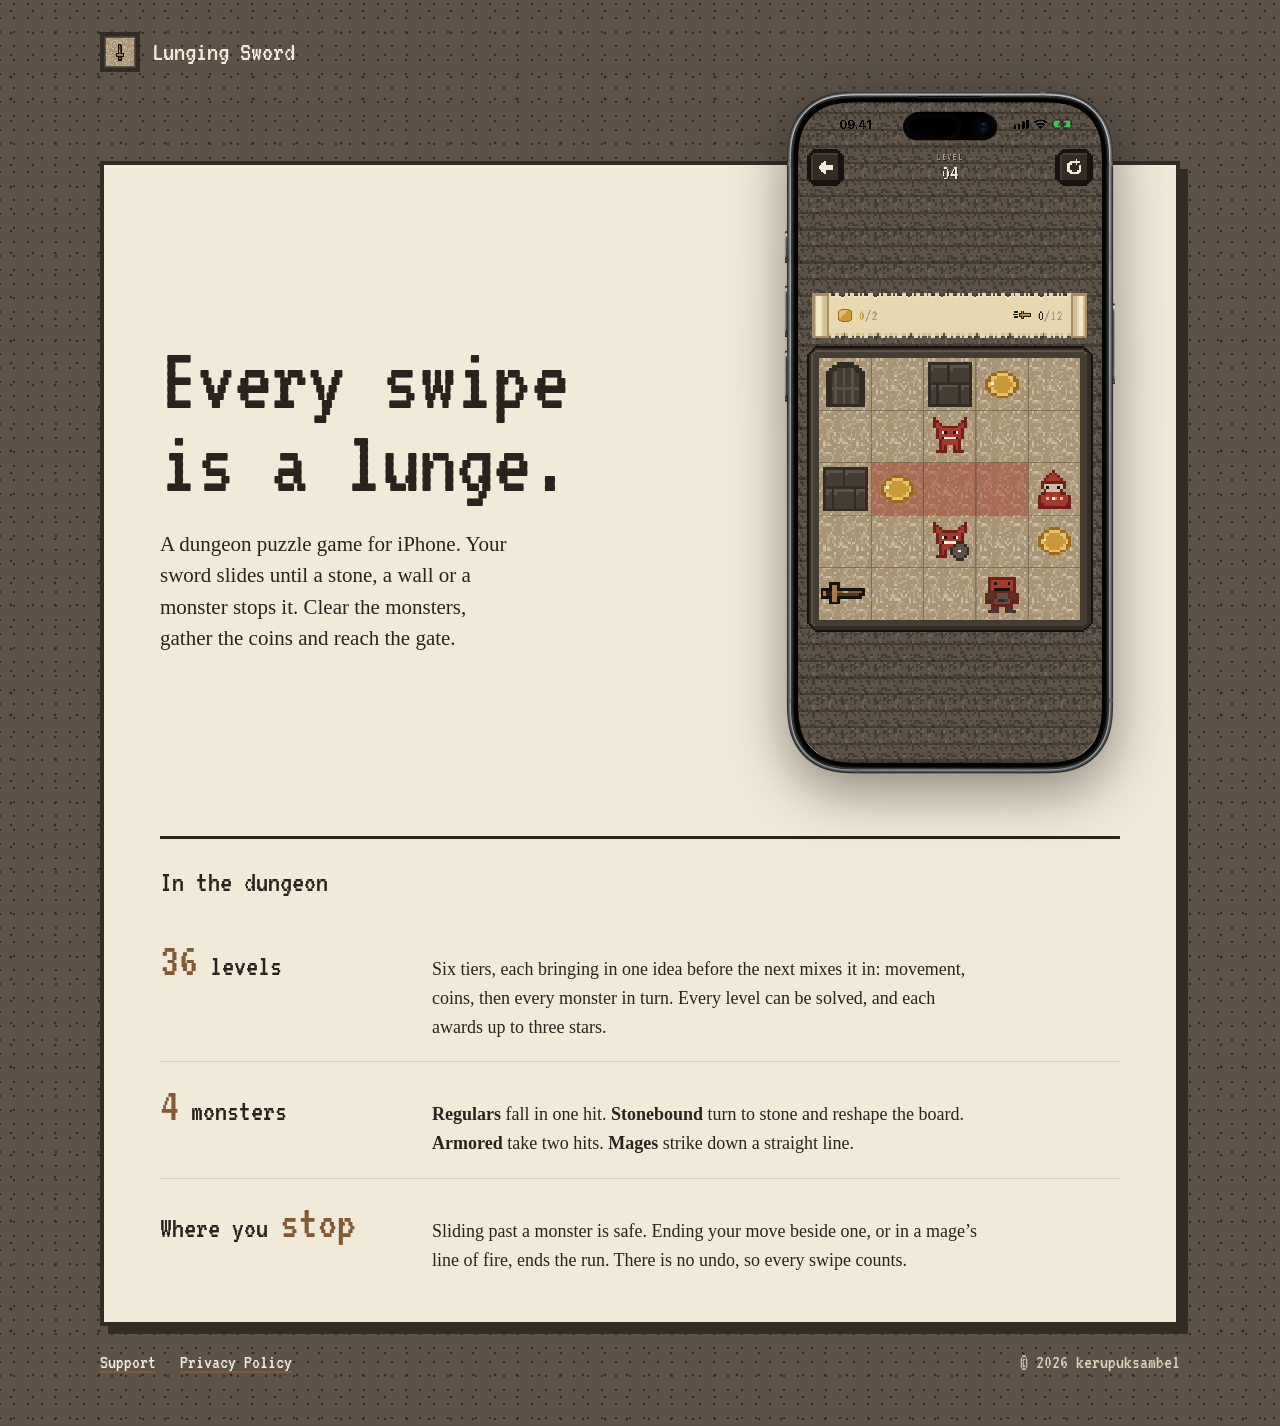
<file: index.html>
<!doctype html>
<html lang="en">
<head>
<meta charset="utf-8">
<meta name="viewport" content="width=device-width, initial-scale=1">
<title>Lunging Sword — a dungeon puzzle game for iPhone</title>
<meta name="description" content="Swipe to send your sword sliding across the dungeon. Clear the monsters, gather the coins, reach the gate. 36 levels for iPhone.">
<link rel="icon" href="icon.png">
<link rel="stylesheet" href="style.css">
</head>
<body class="landing">
<header class="brandbar">
  <a href="index.html" class="brand">
    <img src="icon.png" alt="" width="40" height="40">
    <span>Lunging Sword</span>
  </a>
</header>

<main class="sheet sheet--wide">
  <section class="hero">
    <div class="hero-copy">
      <h1>Every swipe<br>is a lunge.</h1>
      <p class="hero-sub">A dungeon puzzle game for iPhone. Your sword slides until a stone, a wall
      or a monster stops it. Clear the monsters, gather the coins and reach the gate.</p>
    </div>

    <figure class="hero-shot">
      <img class="screen" src="images/board.png" srcset="images/board.png 1x, images/board@2x.png 2x"
           alt="Level 04 on an iPhone: a five-by-five dungeon floor with the bronze sword in the corner, coins, stone blocks, red monsters and a hooded mage whose line of fire is shaded red.">
      <img class="bezel" src="images/iphone.png" srcset="images/iphone.png 1x, images/iphone@2x.png 2x"
           width="675" height="1380" alt="">    </figure>
  </section>

  <section class="features" aria-labelledby="features-title">
    <h2 id="features-title">In the dungeon</h2>
    <ul class="feature-list">
      <li>
        <p class="term"><b>36</b> levels</p>
        <p>Six tiers, each bringing in one idea before the next mixes it in: movement, coins, then
        every monster in turn. Every level can be solved, and each awards up to three stars.</p>
      </li>
      <li>
        <p class="term"><b>4</b> monsters</p>
        <p><strong>Regulars</strong> fall in one hit. <strong>Stonebound</strong> turn to stone and
        reshape the board. <strong>Armored</strong> take two hits. <strong>Mages</strong> strike down
        a straight line.</p>
      </li>
      <li>
        <p class="term">Where you <b>stop</b></p>
        <p>Sliding past a monster is safe. Ending your move beside one, or in a mage’s line of fire,
        ends the run. There is no undo, so every swipe counts.</p>
      </li>
    </ul>
  </section>
</main>

<footer class="site-foot">
  <nav aria-label="Legal and help">
    <a href="support.html">Support</a>
    <a href="privacy.html">Privacy Policy</a>
  </nav>
  <span>© 2026 kerupuksambel</span>
</footer>
</body>
</html>
</file>
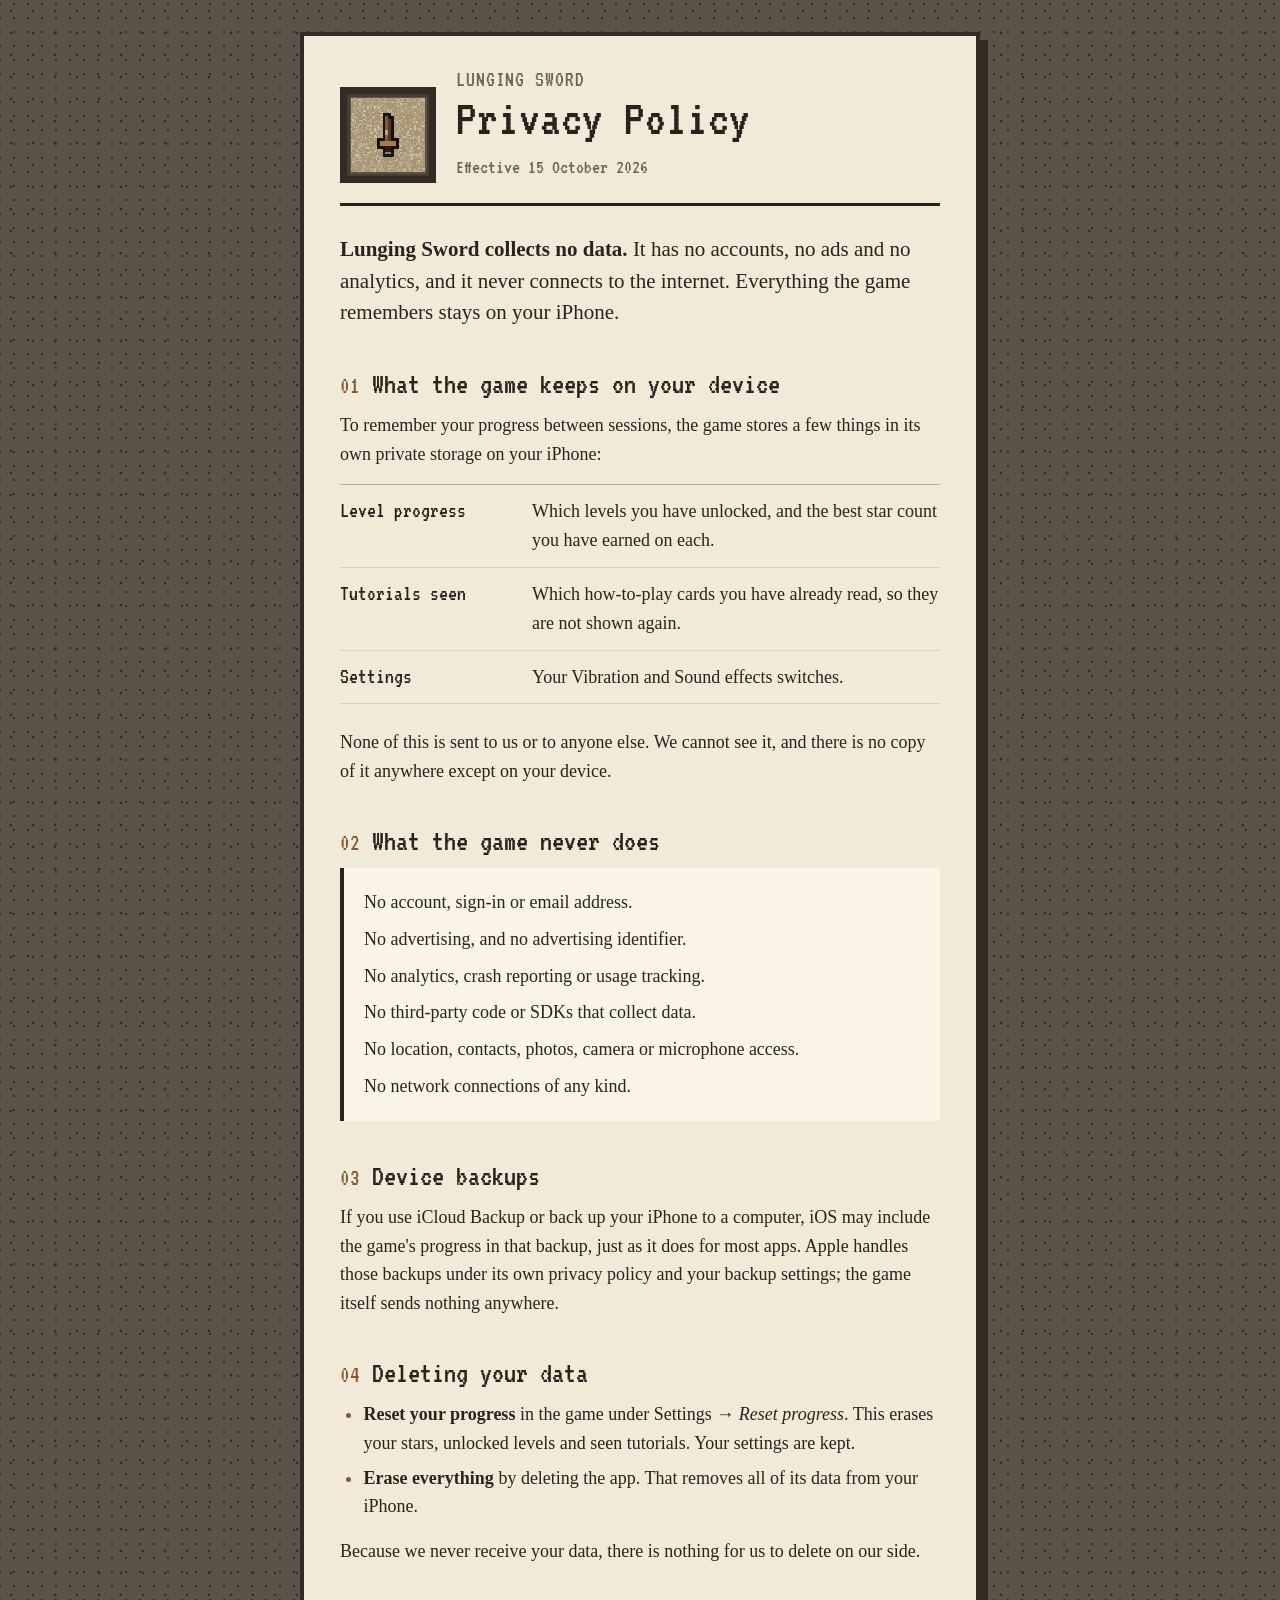
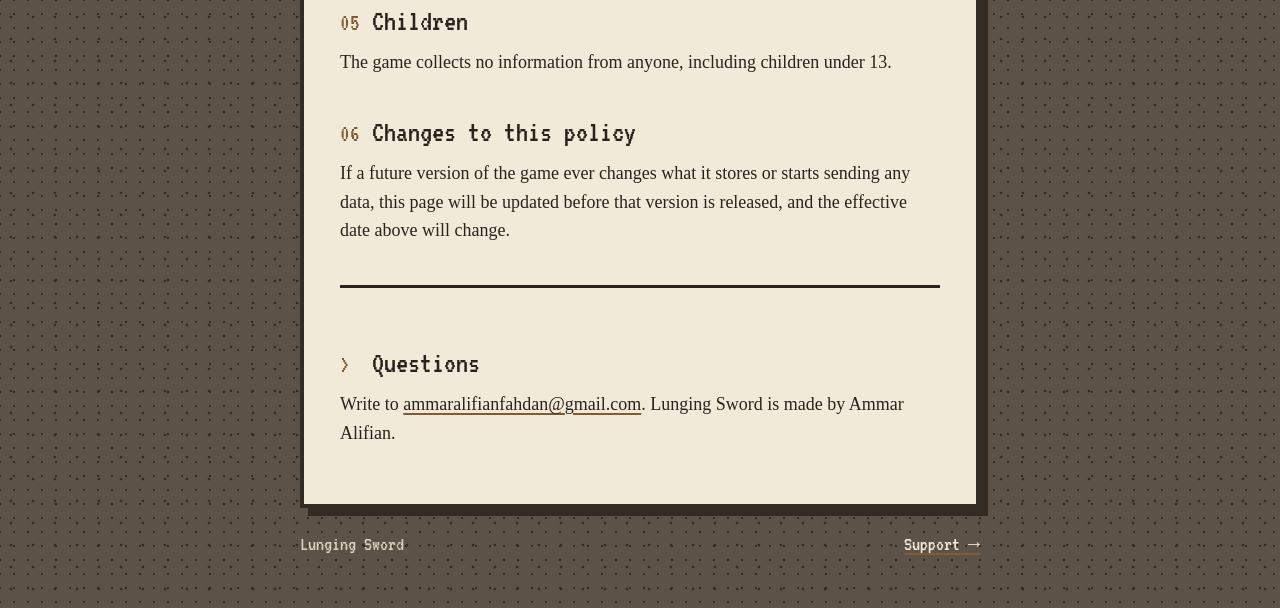
<file: privacy.html>
<!doctype html>
<html lang="en">
<head>
<meta charset="utf-8">
<meta name="viewport" content="width=device-width, initial-scale=1">
<title>Privacy Policy — Lunging Sword</title>
<meta name="description" content="Lunging Sword collects no data. Everything the game remembers stays on your iPhone.">
<link rel="icon" href="icon.png">
<link rel="stylesheet" href="style.css">
</head>
<body>
<main class="sheet">
  <header class="masthead">
    <img src="icon.png" alt="Lunging Sword app icon: a bronze sword on a dirt floor in a rock frame">
    <div>
      <p class="app">LUNGING SWORD</p>
      <h1>Privacy Policy</h1>
      <p class="stamp">Effective 15 October 2026</p>
    </div>
  </header>

  <p class="lede"><strong>Lunging Sword collects no data.</strong> It has no accounts, no ads and no
  analytics, and it never connects to the internet. Everything the game remembers stays on your
  iPhone.</p>

  <h2><span class="no">01</span>What the game keeps on your device</h2>
  <p>To remember your progress between sessions, the game stores a few things in its own private
  storage on your iPhone:</p>
  <dl class="ledger">
    <div><dt>Level progress</dt><dd>Which levels you have unlocked, and the best star count you
    have earned on each.</dd></div>
    <div><dt>Tutorials seen</dt><dd>Which how-to-play cards you have already read, so they are not
    shown again.</dd></div>
    <div><dt>Settings</dt><dd>Your Vibration and Sound effects switches.</dd></div>
  </dl>
  <p>None of this is sent to us or to anyone else. We cannot see it, and there is no copy of it
  anywhere except on your device.</p>

  <h2><span class="no">02</span>What the game never does</h2>
  <ul class="never">
    <li>No account, sign-in or email address.</li>
    <li>No advertising, and no advertising identifier.</li>
    <li>No analytics, crash reporting or usage tracking.</li>
    <li>No third-party code or SDKs that collect data.</li>
    <li>No location, contacts, photos, camera or microphone access.</li>
    <li>No network connections of any kind.</li>
  </ul>

  <h2><span class="no">03</span>Device backups</h2>
  <p>If you use iCloud Backup or back up your iPhone to a computer, iOS may include the game's
  progress in that backup, just as it does for most apps. Apple handles those backups under its
  own privacy policy and your backup settings; the game itself sends nothing anywhere.</p>

  <h2><span class="no">04</span>Deleting your data</h2>
  <ul>
    <li><strong>Reset your progress</strong> in the game under Settings → <em>Reset progress</em>.
    This erases your stars, unlocked levels and seen tutorials. Your settings are kept.</li>
    <li><strong>Erase everything</strong> by deleting the app. That removes all of its data from
    your iPhone.</li>
  </ul>
  <p>Because we never receive your data, there is nothing for us to delete on our side.</p>

  <h2><span class="no">05</span>Children</h2>
  <p>The game collects no information from anyone, including children under 13.</p>

  <h2><span class="no">06</span>Changes to this policy</h2>
  <p>If a future version of the game ever changes what it stores or starts sending any data,
  this page will be updated before that version is released, and the effective date above will
  change.</p>

  <section class="contact">
    <h2><span class="no">&gt;</span>Questions</h2>
    <p>Write to <a href="mailto:ammaralifianfahdan@gmail.com">ammaralifianfahdan@gmail.com</a>. Lunging Sword is
    made by Ammar Alifian.</p>
  </section>
</main>
<footer>
  <span>Lunging Sword</span>
  <a href="support.html">Support →</a>
</footer>
</body>
</html>
</file>
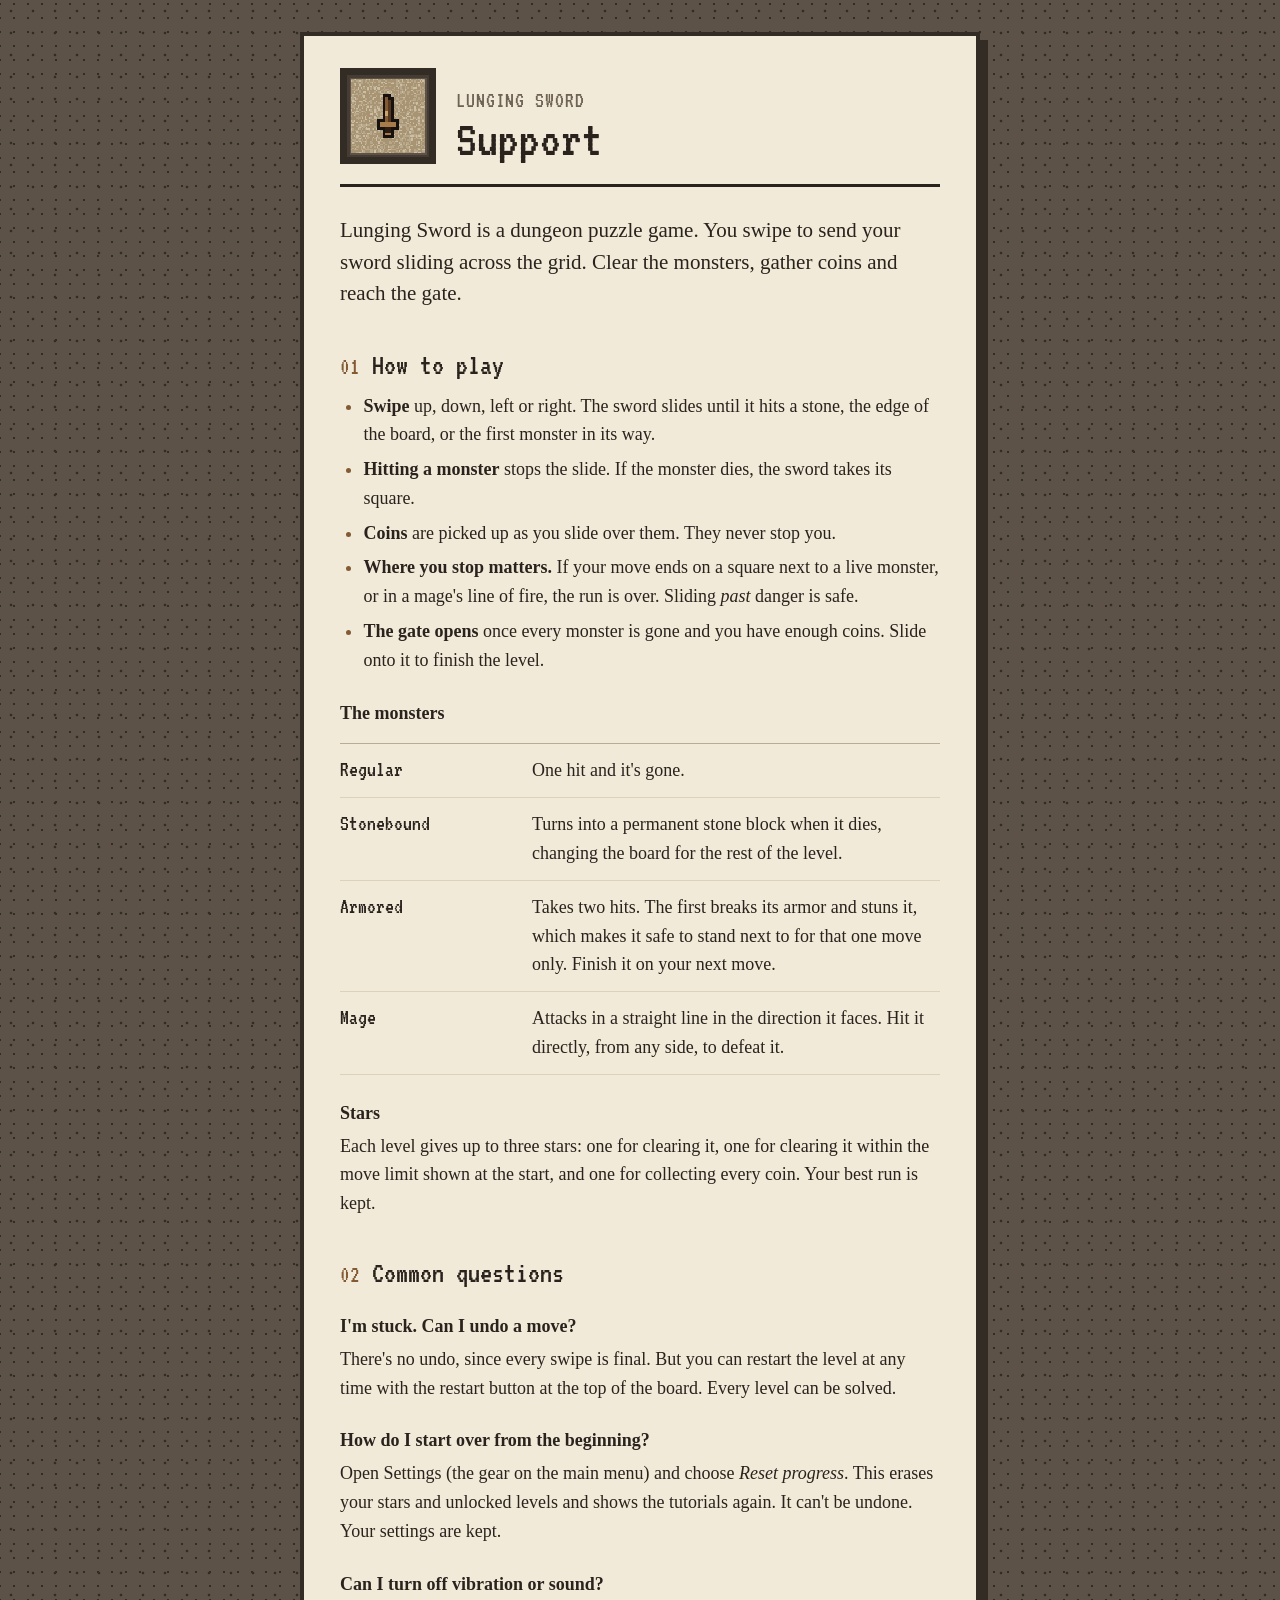
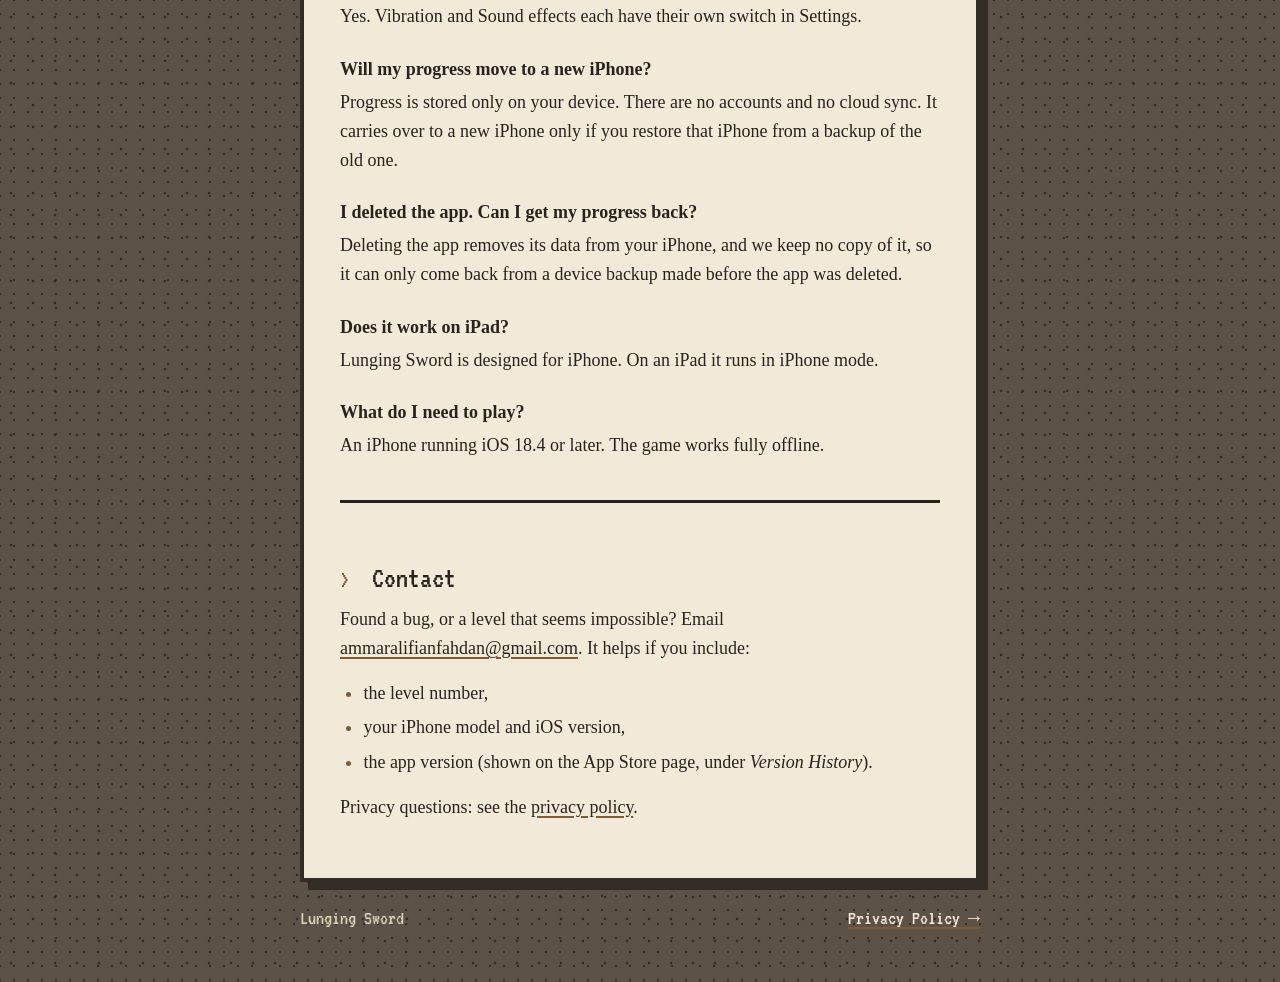
<file: support.html>
<!doctype html>
<html lang="en">
<head>
<meta charset="utf-8">
<meta name="viewport" content="width=device-width, initial-scale=1">
<title>Support — Lunging Sword</title>
<meta name="description" content="How to play Lunging Sword, answers to common questions, and how to get in touch.">
<link rel="icon" href="icon.png">
<link rel="stylesheet" href="style.css">
</head>
<body>
<main class="sheet">
  <header class="masthead">
    <img src="icon.png" alt="Lunging Sword app icon: a bronze sword on a dirt floor in a rock frame">
    <div>
      <p class="app">LUNGING SWORD</p>
      <h1>Support</h1>
    </div>
  </header>

  <p class="lede">Lunging Sword is a dungeon puzzle game. You swipe to send your sword sliding
  across the grid. Clear the monsters, gather coins and reach the gate.</p>

  <h2><span class="no">01</span>How to play</h2>
  <ul>
    <li><strong>Swipe</strong> up, down, left or right. The sword slides until it hits a stone, the
    edge of the board, or the first monster in its way.</li>
    <li><strong>Hitting a monster</strong> stops the slide. If the monster dies, the sword takes
    its square.</li>
    <li><strong>Coins</strong> are picked up as you slide over them. They never stop you.</li>
    <li><strong>Where you stop matters.</strong> If your move ends on a square next to a live
    monster, or in a mage's line of fire, the run is over. Sliding <em>past</em> danger is safe.</li>
    <li><strong>The gate opens</strong> once every monster is gone and you have enough coins.
    Slide onto it to finish the level.</li>
  </ul>

  <h3>The monsters</h3>
  <dl class="ledger">
    <div><dt>Regular</dt><dd>One hit and it's gone.</dd></div>
    <div><dt>Stonebound</dt><dd>Turns into a permanent stone block when it dies, changing the
    board for the rest of the level.</dd></div>
    <div><dt>Armored</dt><dd>Takes two hits. The first breaks its armor and stuns it, which makes
    it safe to stand next to for that one move only. Finish it on your next move.</dd></div>
    <div><dt>Mage</dt><dd>Attacks in a straight line in the direction it faces. Hit it directly,
    from any side, to defeat it.</dd></div>
  </dl>

  <h3>Stars</h3>
  <p>Each level gives up to three stars: one for clearing it, one for clearing it within the
  move limit shown at the start, and one for collecting every coin. Your best run is kept.</p>

  <h2><span class="no">02</span>Common questions</h2>

  <h3>I'm stuck. Can I undo a move?</h3>
  <p>There's no undo, since every swipe is final. But you can restart the level at any time with
  the restart button at the top of the board. Every level can be solved.</p>

  <h3>How do I start over from the beginning?</h3>
  <p>Open Settings (the gear on the main menu) and choose <em>Reset progress</em>. This erases your
  stars and unlocked levels and shows the tutorials again. It can't be undone. Your settings are
  kept.</p>

  <h3>Can I turn off vibration or sound?</h3>
  <p>Yes. Vibration and Sound effects each have their own switch in Settings.</p>

  <h3>Will my progress move to a new iPhone?</h3>
  <p>Progress is stored only on your device. There are no accounts and no cloud sync. It carries
  over to a new iPhone only if you restore that iPhone from a backup of the old one.</p>

  <h3>I deleted the app. Can I get my progress back?</h3>
  <p>Deleting the app removes its data from your iPhone, and we keep no copy of it, so it can
  only come back from a device backup made before the app was deleted.</p>

  <h3>Does it work on iPad?</h3>
  <p>Lunging Sword is designed for iPhone. On an iPad it runs in iPhone mode.</p>

  <h3>What do I need to play?</h3>
  <p>An iPhone running iOS 18.4 or later. The game works fully offline.</p>

  <section class="contact">
    <h2><span class="no">&gt;</span>Contact</h2>
    <p>Found a bug, or a level that seems impossible? Email
    <a href="mailto:ammaralifianfahdan@gmail.com">ammaralifianfahdan@gmail.com</a>. It helps if you include:</p>
    <ul>
      <li>the level number,</li>
      <li>your iPhone model and iOS version,</li>
      <li>the app version (shown on the App Store page, under <em>Version History</em>).</li>
    </ul>
    <p>Privacy questions: see the <a href="privacy.html">privacy policy</a>.</p>
  </section>
</main>
<footer>
  <span>Lunging Sword</span>
  <a href="privacy.html">Privacy Policy →</a>
</footer>
</body>
</html>
</file>
<file: style.css>
/* Lunging Sword — privacy & support pages.
   Direction: the game's printed-manual insert. A parchment sheet laid on the
   dungeon's rock, VT323 for headings (the in-game face, self-hosted so these
   pages make no third-party requests), a book serif for reading.
   Palette is design/DESIGN.md verbatim: parchment #F2EAD9, vellum #FAF4E6,
   ink #2A231D, umber #6F6355, rule #DCD1BB, rock #5C5248, slab-deep #322C25,
   bronze #825A33. Radius: none — everything is cut square, like the pixel art.
   Signature: the 64px app icon drawn pixel-crisp in a heavy slab frame. */

@font-face {
  font-family: "VT323";
  src: url("fonts/VT323.ttf") format("truetype");
  font-display: swap;
}

:root {
  --backdrop: #5C5248;
  --backdrop-deep: #322C25;
  --paper: #F2EAD9;
  --paper-raised: #FAF4E6;
  --ink: #2A231D;
  --muted: #6F6355;
  --rule: #DCD1BB;
  --rule-strong: #B9AC92;
  --accent: #825A33;
  --focus: #825A33;
  --pixel: "VT323", "SF Mono", ui-monospace, monospace;
  --read: "Iowan Old Style", "Palatino Linotype", Palatino, Charter, Georgia, serif;
  --u: 4px;
}

@media (prefers-color-scheme: dark) {
  :root {
    --backdrop: #1E1A16;
    --backdrop-deep: #0F0D0B;
    --paper: #322C25;
    --paper-raised: #3B342C;
    --ink: #F2EAD9;
    --muted: #B9AC92;
    --rule: #453D34;
    --rule-strong: #5C5248;
    --accent: #C9A472;
    --focus: #C9A472;
  }
}

* { box-sizing: border-box; }

html { -webkit-text-size-adjust: 100%; }

body {
  margin: 0;
  background-color: var(--backdrop);
  /* a coarse rubble texture: two offset dot grids in the backdrop's deep tone */
  background-image:
    radial-gradient(var(--backdrop-deep) 1.5px, transparent 1.6px),
    radial-gradient(var(--backdrop-deep) 1px, transparent 1.1px);
  background-size: 22px 22px, 14px 14px;
  background-position: 0 0, 7px 11px;
  color: var(--ink);
  font: 18px/1.6 var(--read);
  padding: calc(var(--u) * 8) 16px calc(var(--u) * 12);
}

.sheet {
  max-width: 680px;
  margin: 0 auto;
  background: var(--paper);
  border: var(--u) solid var(--backdrop-deep);
  box-shadow: calc(var(--u) * 2) calc(var(--u) * 2) 0 var(--backdrop-deep);
  padding: calc(var(--u) * 8) calc(var(--u) * 9) calc(var(--u) * 10);
}

/* --- masthead: icon left, title right, a hard rule under both --- */
.masthead {
  display: grid;
  grid-template-columns: auto 1fr;
  gap: calc(var(--u) * 5);
  align-items: end;
  padding-bottom: calc(var(--u) * 5);
  border-bottom: 3px solid var(--ink);
  margin-bottom: calc(var(--u) * 7);
}

.masthead img {
  width: 96px;
  height: 96px;
  image-rendering: pixelated;
  border: var(--u) solid var(--backdrop-deep);
  display: block;
}

.masthead .app {
  font-family: var(--pixel);
  font-size: 22px;
  line-height: 1;
  color: var(--muted);
  letter-spacing: 0.04em;
  margin: 0 0 var(--u);
}

.masthead h1 {
  font-family: var(--pixel);
  font-weight: 400;
  font-size: 52px;
  line-height: 0.95;
  margin: 0;
}

.stamp {
  font-family: var(--pixel);
  font-size: 20px;
  color: var(--muted);
  margin: calc(var(--u) * 2) 0 0;
}

/* --- body --- */
.lede {
  font-size: 21px;
  line-height: 1.5;
  margin: 0 0 calc(var(--u) * 8);
}

h2 {
  font-family: var(--pixel);
  font-weight: 400;
  font-size: 30px;
  line-height: 1;
  margin: calc(var(--u) * 10) 0 calc(var(--u) * 3);
  display: flex;
  gap: calc(var(--u) * 3);
  align-items: baseline;
}

/* section numbers in the margin voice, like a manual's chapter marks */
h2 .no {
  color: var(--accent);
  font-size: 24px;
  min-width: 2ch;
}

h3 {
  font-family: var(--read);
  font-size: 18px;
  font-weight: 700;
  margin: calc(var(--u) * 6) 0 var(--u);
}

p, ul, ol { margin: 0 0 calc(var(--u) * 4); }

ul, ol { padding-left: 1.3em; }
li { margin-bottom: calc(var(--u) * 1.5); }
li::marker { color: var(--accent); }

strong { font-weight: 700; }

a {
  color: var(--ink);
  text-decoration: underline;
  text-decoration-color: var(--accent);
  text-decoration-thickness: 2px;
  text-underline-offset: 3px;
}
a:hover { text-decoration-thickness: 4px; }
a:focus-visible {
  outline: 3px solid var(--focus);
  outline-offset: 2px;
}

/* a ledger of what the game keeps: term left, meaning right, hairlines between */
.ledger {
  margin: calc(var(--u) * 4) 0 calc(var(--u) * 6);
  border-top: 1.5px solid var(--rule-strong);
}
.ledger div {
  display: grid;
  grid-template-columns: 11rem 1fr;
  gap: calc(var(--u) * 4);
  padding: calc(var(--u) * 3) 0;
  border-bottom: 1.5px solid var(--rule);
}
.ledger dt {
  font-family: var(--pixel);
  font-size: 22px;
  line-height: 1.2;
}
.ledger dd { margin: 0; }

/* the short "never" list on the privacy page — plain, heavy, no decoration */
.never {
  list-style: none;
  padding: calc(var(--u) * 4) calc(var(--u) * 5);
  background: var(--paper-raised);
  border-left: var(--u) solid var(--ink);
}
.never li { margin: 0; padding: var(--u) 0; }

kbd {
  font-family: var(--pixel);
  font-size: 20px;
  padding: 0 6px;
  border: 1.5px solid var(--rule-strong);
  border-bottom-width: 3px;
  background: var(--paper-raised);
}

.contact {
  margin-top: calc(var(--u) * 10);
  padding-top: calc(var(--u) * 5);
  border-top: 3px solid var(--ink);
}

footer {
  max-width: 680px;
  margin: calc(var(--u) * 5) auto 0;
  font-family: var(--pixel);
  font-size: 20px;
  color: #DCD1BB;
  display: flex;
  justify-content: space-between;
  gap: 16px;
  flex-wrap: wrap;
}
footer a { color: #F2EAD9; }

@media (max-width: 560px) {
  body { font-size: 17px; padding-top: calc(var(--u) * 4); }
  .sheet { padding: calc(var(--u) * 6) calc(var(--u) * 5) calc(var(--u) * 8); }
  .masthead { grid-template-columns: 1fr; gap: calc(var(--u) * 3); }
  .masthead img { width: 64px; height: 64px; }
  .masthead h1 { font-size: 44px; }
  .ledger div { grid-template-columns: 1fr; gap: var(--u); }
}

/* =====================================================================
   Landing page (index.html). Same world, wider sheet: the hero splits
   copy | phone, and the phone breaks out above the sheet's top edge,
   as if the sword lunged off the page. That break-out is the signature;
   everything else stays as quiet as the manual pages.
   ===================================================================== */

.landing ::selection { background: var(--accent); color: var(--paper-raised); }

.brandbar {
  max-width: 1080px;
  margin: 0 auto calc(var(--u) * 6);
}
.brand {
  display: inline-flex;
  align-items: center;
  gap: calc(var(--u) * 3);
  font-family: var(--pixel);
  font-size: 28px;
  line-height: 1;
  color: #F2EAD9;
  text-decoration: none;
}
.brand img {
  image-rendering: pixelated;
  border: 3px solid var(--backdrop-deep);
  display: block;
}

.sheet--wide {
  max-width: 1080px;
  margin-top: calc(var(--u) * 20);
  padding: calc(var(--u) * 12) calc(var(--u) * 14) calc(var(--u) * 12);
}

.hero {
  display: grid;
  grid-template-columns: minmax(0, 1fr) auto;
  gap: calc(var(--u) * 14);
  align-items: center;
}

.hero h1 {
  font-family: var(--pixel);
  font-weight: 400;
  font-size: clamp(56px, 7.4vw, 96px);
  line-height: 0.88;
  letter-spacing: -0.01em;
  margin: 0 0 calc(var(--u) * 6);
  text-wrap: balance;
}

.hero-sub {
  font-size: 21px;
  line-height: 1.5;
  max-width: 34ch;
  color: var(--ink);
  margin: 0;
}

/* --- the phone: Apple's iPhone bezel, lifted out through the top of the sheet.
   The screenshot sits under the bezel in its screen opening, measured from
   the 1350×2760 bezel: 1206×2622 at (72, 69), corner radius ≈195. --- */
.hero-shot {
  position: relative;
  margin: calc(var(--u) * -32) 0 0;
  width: 340px;
  aspect-ratio: 1350 / 2760;
  filter: drop-shadow(0 18px 28px rgba(15, 13, 11, 0.45));
  animation: lunge 420ms steps(6, end) both;
}
.hero-shot .bezel {
  position: absolute;
  inset: 0;
  width: 100%;
  height: 100%;
}
.hero-shot .screen {
  position: absolute;
  left: 5.333%;
  top: 2.5%;
  width: 89.333%;
  height: 95%;
  object-fit: cover;
  border-radius: 16.2% / 7.45%;
  image-rendering: pixelated;
}

/* one move, like the sword's: it slides in chunky steps and stops dead */
@keyframes lunge {
  from { transform: translateX(72px); }
  to   { transform: none; }
}
@media (prefers-reduced-motion: reduce) {
  .hero-shot { animation: none; }
}

/* --- features: a ledger, figure left, rule right, hard rule above --- */
.features {
  margin-top: calc(var(--u) * 14);
  padding-top: calc(var(--u) * 7);
  border-top: 3px solid var(--ink);
}
.features h2 { margin: 0 0 calc(var(--u) * 5); }

.feature-list {
  list-style: none;
  padding: 0;
  margin: 0;
}
.feature-list li {
  display: grid;
  grid-template-columns: 15rem minmax(0, 62ch);
  gap: calc(var(--u) * 8);
  align-items: baseline;
  padding: calc(var(--u) * 5) 0;
  margin: 0;
  border-bottom: 1.5px solid var(--rule);
}
.feature-list li:last-child { border-bottom: 0; padding-bottom: 0; }
.feature-list p { margin: 0; }
.feature-list .term {
  font-family: var(--pixel);
  font-size: 30px;
  line-height: 1;
}
.feature-list .term b {
  font-weight: 400;
  font-size: 48px;
  color: var(--accent);
  font-variant-numeric: tabular-nums;
}

/* --- footer: links left, credit right --- */
.landing footer { max-width: 1080px; }
.site-foot nav { display: flex; gap: calc(var(--u) * 6); }

@media (max-width: 860px) {
  .sheet--wide {
    margin-top: 0;
    padding: calc(var(--u) * 8) calc(var(--u) * 6) calc(var(--u) * 9);
  }
  .hero { grid-template-columns: 1fr; gap: calc(var(--u) * 10); }
  .hero-shot { margin: 0; width: min(300px, 100%); }
  .feature-list li { grid-template-columns: 1fr; gap: calc(var(--u) * 2); }
}

@media (max-width: 560px) {
  .brandbar { margin-bottom: calc(var(--u) * 4); }
  .brand { font-size: 24px; }
  .sheet--wide { padding: calc(var(--u) * 7) calc(var(--u) * 5) calc(var(--u) * 8); }
  .hero-sub { font-size: 19px; }
}
</file>
